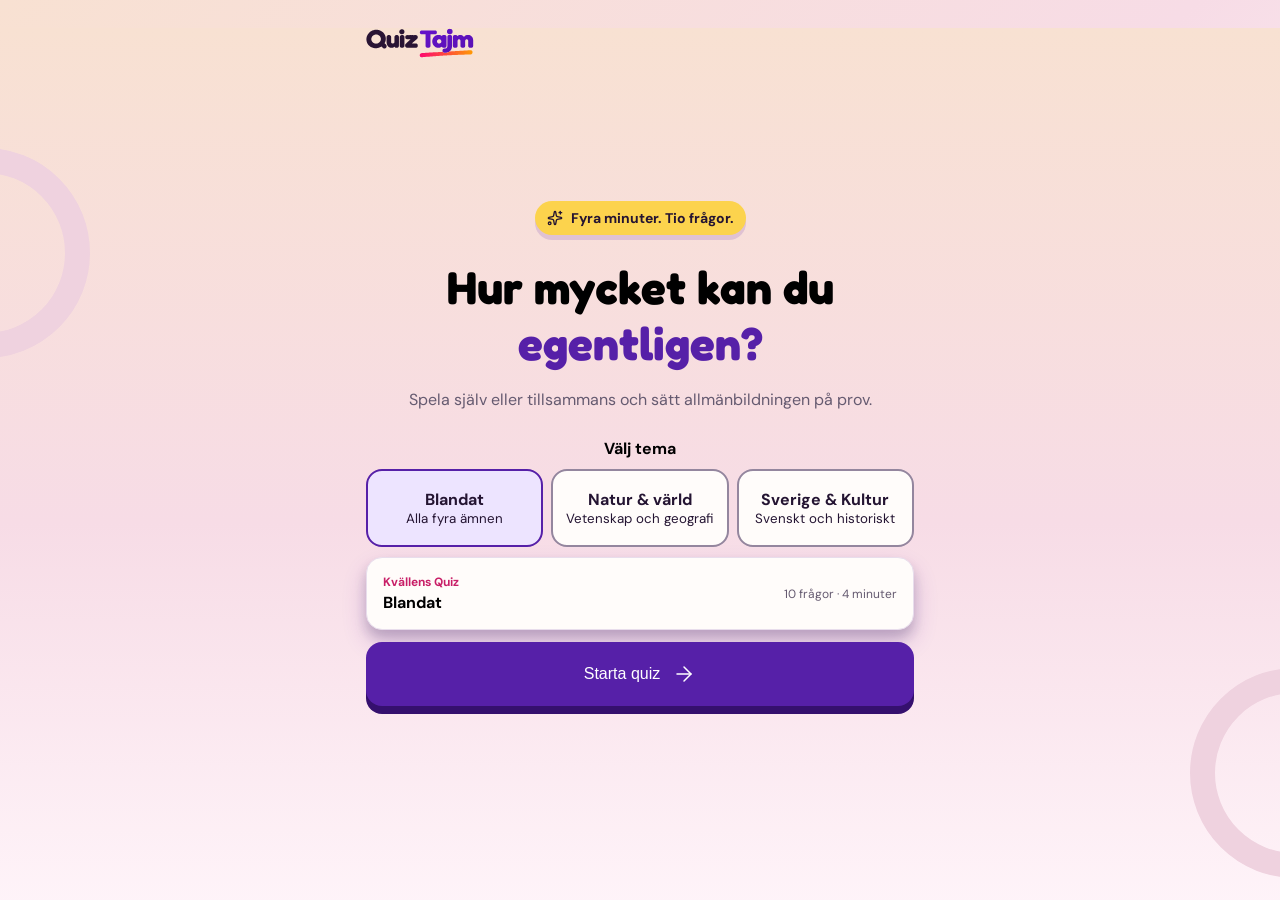
<file: index.html>
<!DOCTYPE html>
<html lang="sv">

<head>
    <meta charset="UTF-8" />
    <meta name="viewport" content="width=device-width, initial-scale=1.0" />

    <meta http-equiv="refresh" content="0; url=./pages/index.html" />

    <title>Quiz Tajm</title>
</head>

<body>
    <p>
        Du skickas vidare till Quiz Tajm...
        <a href="./pages/index.html">Klicka här om inget händer.</a>
    </p>
</body>

</html>
</file>
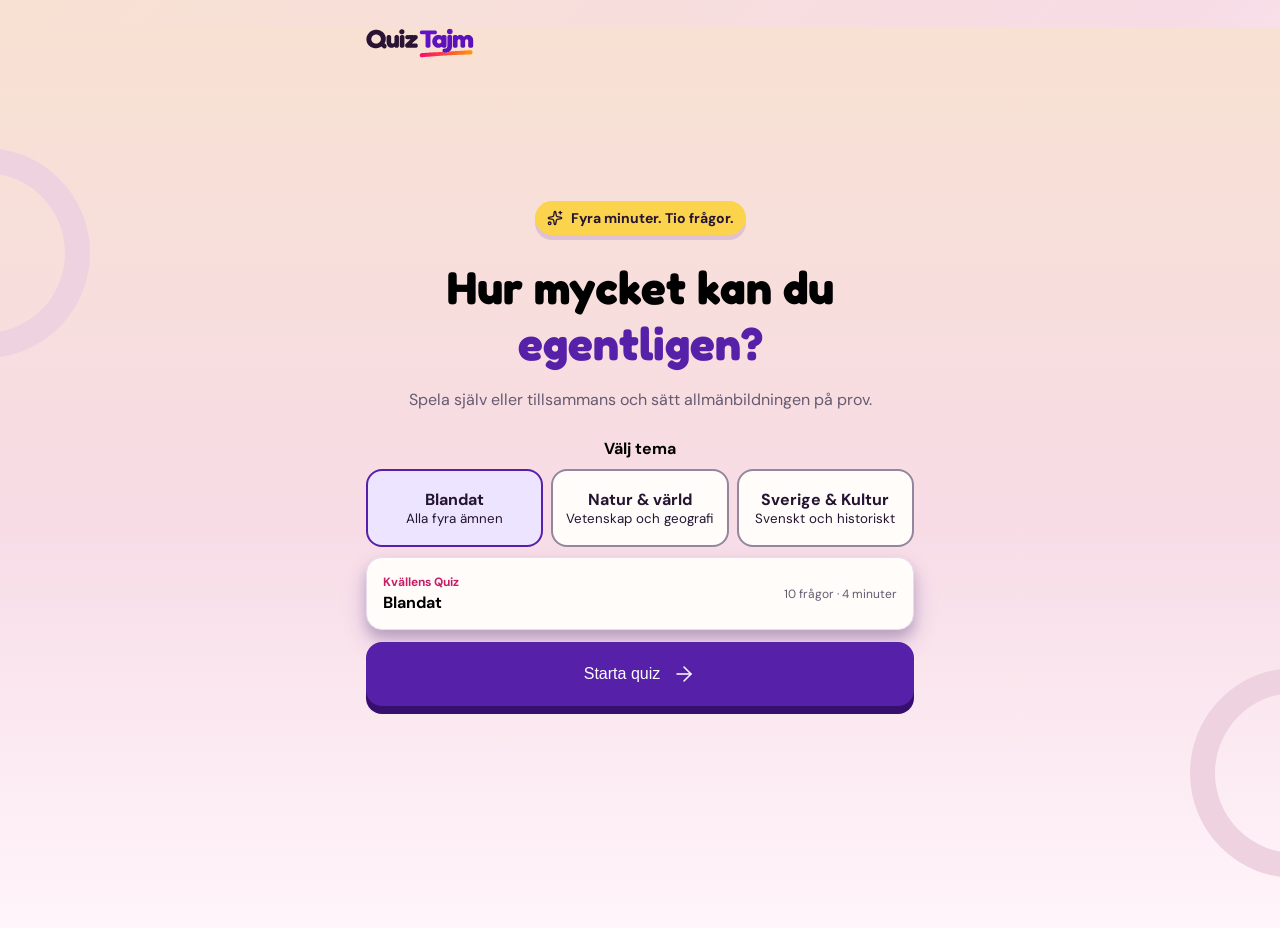
<file: pages/index.html>
<!DOCTYPE html>
<html lang="en">
  <head>
    <meta charset="UTF-8" />
    <meta name="viewport" content="width=device-width, initial-scale=1.0" />
    <title>Quiz Tajm Landningssida</title>
    <link rel="stylesheet" href="../css/base.css" />
    <link rel="stylesheet" href="../css/startscreen.css" />
    <script src="../js/startscreen.js" defer></script>
  </head>
  <body>
    <!-- Header -->
    <header>
      <div class="logo">
        <img src="../img/logo.svg" alt="Quiz Tajm" />
      </div>
    </header>
    <main>
      <!-- Pill -->
      <div class="pill">
        <img src="../img/sparkles.svg" alt="" />
        <span>Fyra minuter. Tio frågor.</span>
      </div>
      <!-- Textarea -->
      <div>
        <div>
          <h1 class="header">
            Hur mycket kan du <span class="primarycolor">egentligen?</span>
          </h1>
        </div>
        <p class="body-startscreen">
          Spela själv eller tillsammans och sätt allmänbildningen på prov.
        </p>
      </div>
      <!-- Välj tema -->
      <div>
        <h2>Välj tema</h2>
        <div class="toggle-buttons">
          <button
            class="toggle-button active"
            data-category="blandat"
            type="button"
            aria-pressed="true"
          >
            <h3>Blandat</h3>
            <p>Alla fyra ämnen</p>
          </button>
          <button
            class="toggle-button"
            data-category="natur"
            type="button"
            aria-pressed="false"
          >
            <h3>Natur & värld</h3>
            <p>Vetenskap och geografi</p>
          </button>
          <button
            class="toggle-button"
            data-category="kultur"
            type="button"
            aria-pressed="false"
          >
            <h3>Sverige & Kultur</h3>
            <p>Svenskt och historiskt</p>
          </button>
        </div>
      </div>
      <!-- Info-box -->
      <div class="info-box">
        <div class="info-box-content-left">
          <h4>Kvällens Quiz</h4>
          <p>Blandat</p>
        </div>
        <div class="info-box-content-right">
          <span class="quiz-info-span">10 frågor · 4 minuter</span>
        </div>
      </div>
      <!-- CTA button -->
      <button class="start-quiz-button">
        <span>Starta quiz</span><img src="../img/arrow-right-2.svg" alt="" />
      </button>
    </main>
  </body>
</html>
</file>
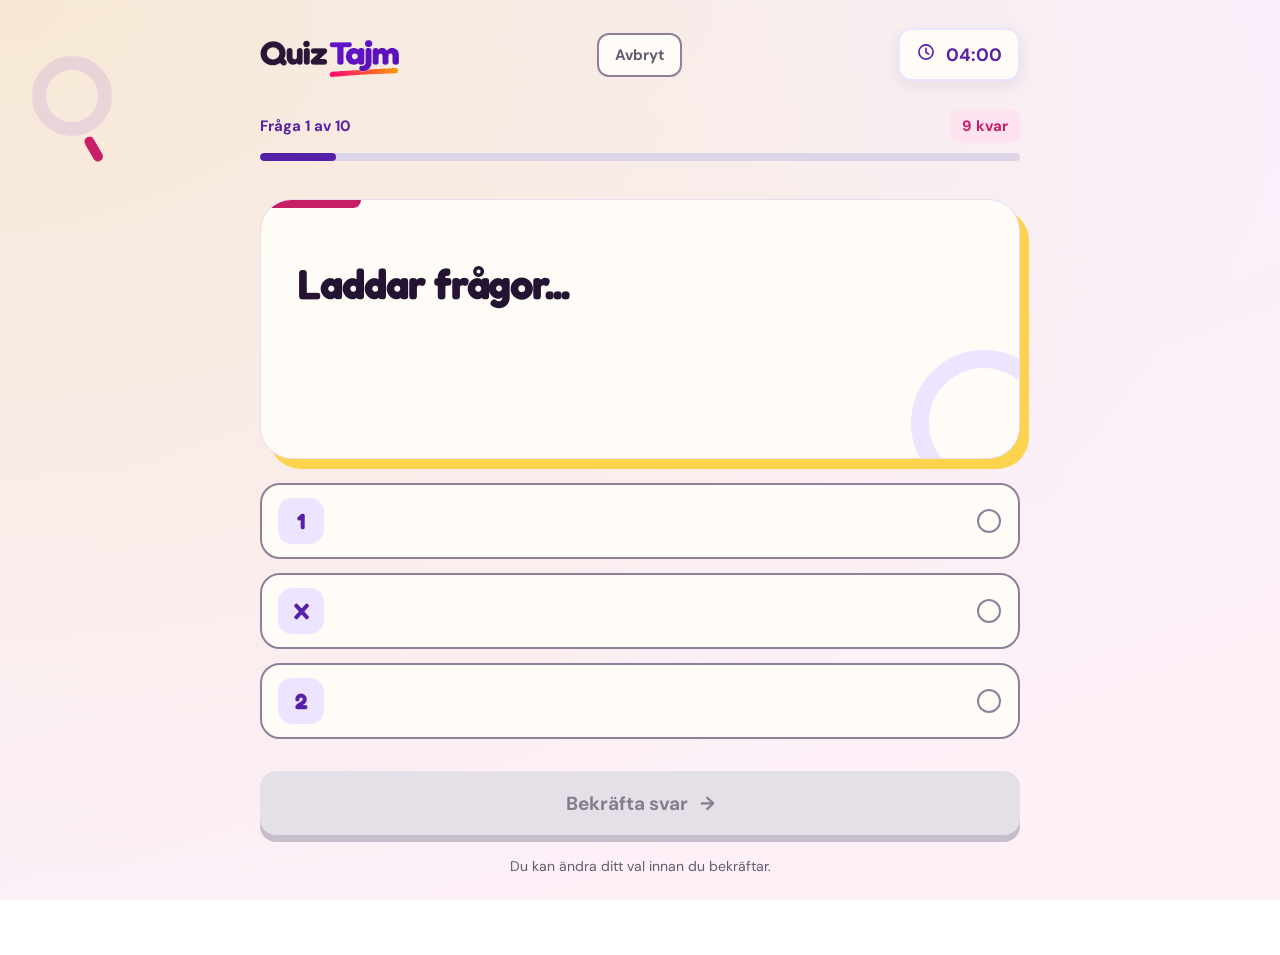
<file: pages/questions.html>
<!DOCTYPE html>
<html lang="sv">
  <head>
    <meta charset="UTF-8" />
    <meta name="viewport" content="width=device-width, initial-scale=1.0" />
    <title>Quiz Tajm | Frågor</title>

    <!-- CSS -->
    <link rel="stylesheet" href="../css/base.css" />
    <link rel="stylesheet" href="../css/timer.css" />
    <link rel="stylesheet" href="../css/questions.css" />

    <!-- Typsnitt -->
    <link rel="preconnect" href="https://fonts.googleapis.com" />
    <link rel="preconnect" href="https://fonts.gstatic.com" crossorigin />
    <link
      href="https://fonts.googleapis.com/css2?family=DM+Sans:wght@400;500;600;700&family=Fredoka:wght@400;500;600;700&display=swap"
      rel="stylesheet"
    />

    <!-- JavaScript -->
    <script src="../js/timer.js" defer></script>
    <script src="../js/questions.js" defer></script>
  </head>

  <body class="quiz-page">
    <!-- Dekorationer -->
    <div class="decoration-circle" aria-hidden="true"></div>
    <div class="decoration-bar" aria-hidden="true"></div>

    <!-- Header -->
    <header id="timer-progress">
      <div class="timer-header">
        <!-- Logotyp -->
        <a href="./index.html" aria-label="Quiz Tajm startsida">
          <img src="../img/timer/logo.svg" alt="Quiz Tajm" class="quiz-logo" />
        </a>

        <!-- Timer och avbryt -->
        <div class="cancel-timer-container">
          <div class="quiz-timer" role="timer">
            <span id="timer-icon" aria-hidden="true">
              <img src="../img/timer/timer.svg" alt="" />
            </span>
            <span class="time-left">04:00</span>
          </div>

          <button type="button" id="cancel-button">Avbryt</button>
        </div>
      </div>

      <!-- Framsteg -->
      <div id="progress">
        <div class="quiz-progress">
          <div class="progress-info">
            <span id="question-count">Fråga 1 av 10</span>
            <span id="questions-left">9 kvar</span>
          </div>

          <div
            class="progress-bar"
            role="progressbar"
            aria-label="Quizets framsteg"
            aria-valuemin="0"
            aria-valuemax="10"
            aria-valuenow="1"
          >
            <div class="progress-fill"></div>
          </div>
        </div>
      </div>
    </header>

    <!-- Quiz -->
    <main class="quiz-main">
      <form id="quiz-form">
        <!-- Frågan fylls från API:et -->
        <section class="question-container" aria-labelledby="question-titel">
          <p class="question-category" id="question-category"></p>

          <h1 class="question-titel" id="question-titel">Laddar frågor...</h1>
        </section>

        <!-- Svarsalternativen fylls från API:et -->
        <div
          class="answers-container"
          role="group"
          aria-label="Svarsalternativ"
        >
          <!-- Svar 1 -->
          <button class="answer" id="answer-1" type="button">
            <span class="order-number-wrapper">
              <span class="order-number">1</span>
            </span>

            <span class="titel" id="answer-titel-1"></span>

            <span class="check-wrapper" aria-hidden="true">
              <span class="check" id="check-1"></span>
            </span>
          </button>

          <!-- Svar 2 -->
          <button class="answer" id="answer-2" type="button">
            <span class="order-number-wrapper">
              <span class="order-number">X</span>
            </span>

            <span class="titel" id="answer-titel-2"></span>

            <span class="check-wrapper" aria-hidden="true">
              <span class="check" id="check-2"></span>
            </span>
          </button>

          <!-- Svar 3 -->
          <button class="answer" id="answer-3" type="button">
            <span class="order-number-wrapper">
              <span class="order-number">2</span>
            </span>

            <span class="titel" id="answer-titel-3"></span>

            <span class="check-wrapper" aria-hidden="true">
              <span class="check" id="check-3"></span>
            </span>
          </button>
        </div>

        <!-- Bekräfta svar -->
        <div class="submit-container">
          <button class="submit-btn" id="submit" type="submit">
            <span>Bekräfta svar</span>
            <span aria-hidden="true">→</span>
          </button>

          <p class="notice">Du kan ändra ditt val innan du bekräftar.</p>
        </div>
      </form>
    </main>

    <!-- Modal för avslutat quiz -->
    <div
      id="time-up-modal"
      class="modal"
      role="dialog"
      aria-modal="true"
      aria-labelledby="time-up-title"
      hidden
    >
      <div class="modal-content">
        <div class="timer-container" aria-hidden="true">
          <svg
            class="time-out-logo"
            width="30"
            height="30"
            viewBox="0 0 24 24"
            fill="none"
            stroke="currentColor"
            stroke-width="2"
          >
            <circle cx="12" cy="12" r="9"></circle>
            <path d="M12 7v5l3 2"></path>
          </svg>
        </div>

        <p id="quiz-close-text">QUIZET ÄR AVSLUTAT</p>

        <h2 id="time-up-title">Tiden är slut!</h2>

        <h3 id="how-many-correct-answers">
          <span class="correct-answer">0</span>
          av
          <span id="total-questions">10</span>
          rätt
        </h3>

        <p id="how-fast"></p>

        <button id="time-up-button" type="button">
          Se resultat
          <img src="../img/arrow-right-2.svg" alt="" />
        </button>
      </div>
    </div>
  </body>
</html>
</file>
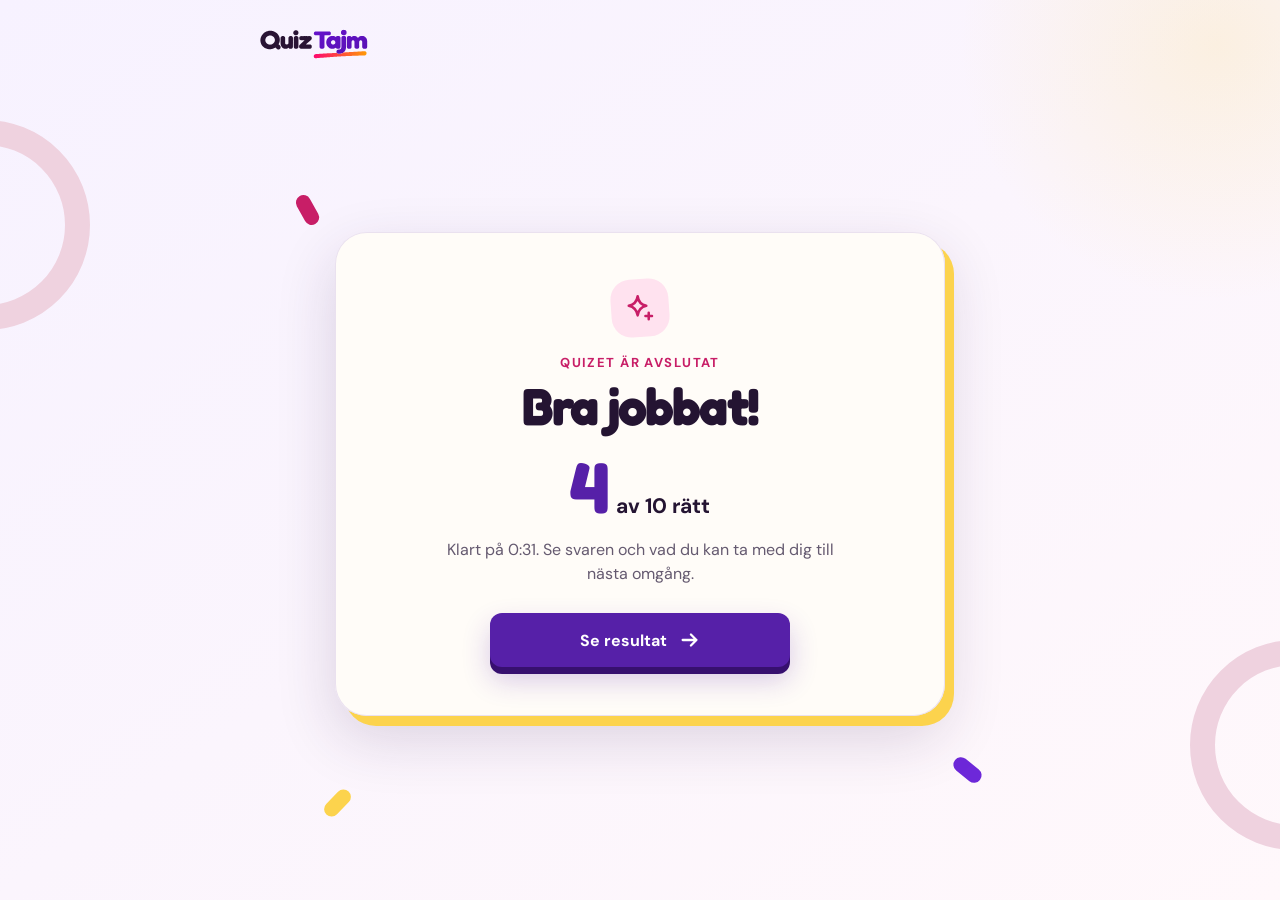
<file: pages/result.html>
<!DOCTYPE html>
<html lang="sv">
  <head>
    <meta charset="UTF-8" />
    <meta name="viewport" content="width=device-width, initial-scale=1.0" />
    <title>Quiz avslutat | Quiz Tajm</title>
    <link rel="preconnect" href="https://fonts.googleapis.com" />
    <link rel="preconnect" href="https://fonts.gstatic.com" crossorigin />
    <link
      href="https://fonts.googleapis.com/css2?family=DM+Sans:wght@400;500;600;700&family=Fredoka:wght@500;600;700&display=swap"
      rel="stylesheet"
    />
    <link rel="stylesheet" href="../css/base.css" />
    <link rel="stylesheet" href="../css/results.css" />
  </head>

  <body class="result-shell">
    <header class="result-header">
      <a
        class="result-logo"
        href="./index.html"
        aria-label="Quiz Tajm, till startsidan"
      >
        <img src="../img/logo.svg" alt="Quiz Tajm" />
      </a>
    </header>

    <main>
      <!-- Frame 3: Avslutat quiz -->
      <section
        class="finished-page"
        id="finished"
        aria-labelledby="finished-title"
      >
        <div class="confetti confetti-pink" aria-hidden="true"></div>
        <div class="confetti confetti-purple" aria-hidden="true"></div>
        <div class="confetti confetti-yellow" aria-hidden="true"></div>

        <div class="finished-card">
          <div class="finished-icon" aria-hidden="true">
            <svg
              viewBox="0 0 32 32"
              width="30"
              height="30"
              fill="none"
              stroke="currentColor"
              stroke-width="2.7"
              stroke-linecap="round"
              stroke-linejoin="round"
            >
              <path
                d="M13.5 3.5c.8 6 3.8 9.1 9.2 10.1-5.4 1.2-8.5 4.2-9.2 10.3-.9-6.1-4-9.1-9.5-10.3 5.5-1 8.6-4.1 9.5-10.1Z"
              />
              <path d="M25.3 21v7m-3.5-3.5h7" />
            </svg>
          </div>

          <p class="result-eyebrow">Quizet är avslutat</p>
          <h1 id="finished-title">Bra jobbat!</h1>

          <div class="score-display" aria-label="4 av 10 rätt">
            <span class="score-number" id="final-score">4</span>
            <span class="score-total">av 10 rätt</span>
          </div>

          <p class="finished-description">
            Klart på <span id="final-time">0:31</span>. Se svaren och vad du kan
            ta med dig till nästa omgång.
          </p>

          <a class="result-primary-button" href="#results">
            <span>Se resultat</span>
            <svg
              viewBox="0 0 24 24"
              width="22"
              height="22"
              fill="none"
              stroke="currentColor"
              stroke-width="2.5"
              stroke-linecap="round"
              stroke-linejoin="round"
              aria-hidden="true"
            >
              <path d="M4 12h15m-6-6 6 6-6 6" />
            </svg>
          </a>
        </div>
      </section>

      <!-- Frame 4: Ditt resultat -->
      <section
        class="results-page"
        id="results"
        aria-labelledby="results-title"
        hidden
      >
        <div class="results-intro">
          <p class="result-eyebrow">Quizet är klart</p>
          <h1 id="results-title">Ditt resultat</h1>
          <p class="results-description">
            <span id="result-score">4</span> av 10 rätt på
            <span id="result-time">0:31</span>.
          </p>
        </div>

        <section class="history-card" aria-labelledby="history-title">
          <div class="history-header">
            <h2 id="history-title">Dina senaste resultat</h2>
            <p>Exempeldata</p>
          </div>
          <ul class="history-list" id="history-list">
            <li class="history-item">
              <time datetime="2026-11-05">5 nov.</time>
              <strong>4 av 10</strong>
              <span>0:31</span>
            </li>
          </ul>
        </section>

        <section
          class="question-results"
          aria-label="Genomgång av quizfrågorna"
        >
          <!-- Frågorna är exempel tills ni kopplar på quizets sparade svar. -->
          <details class="result-item is-incorrect">
            <summary>
              <span class="status-icon" aria-hidden="true">✕</span>
              <span class="question-copy"
                ><span class="question-meta">Fråga 1 · Fel</span
                ><span class="question-text"
                  >Vem skrev tragedin Hamlet?</span
                ></span
              >
              <svg
                class="question-chevron"
                viewBox="0 0 24 24"
                aria-hidden="true"
              >
                <path d="m5 9 7 7 7-7" />
              </svg>
            </summary>
            <div class="answer-panel">
              <div class="answer-grid">
                <div class="answer-box">
                  <p class="answer-label">Ditt svar</p>
                  <p>Charles Dickens</p>
                </div>
                <div class="answer-box">
                  <p class="answer-label">Rätt svar</p>
                  <p>William Shakespeare</p>
                </div>
              </div>
              <p class="answer-explanation">
                Shakespeare skrev tragedin Hamlet omkring år 1600.
              </p>
            </div>
          </details>

          <details class="result-item is-correct">
            <summary>
              <span class="status-icon" aria-hidden="true">✓</span>
              <span class="question-copy"
                ><span class="question-meta">Fråga 2 · Rätt</span
                ><span class="question-text"
                  >Vilket land tillhör exklaven Kaliningrad?</span
                ></span
              >
              <svg
                class="question-chevron"
                viewBox="0 0 24 24"
                aria-hidden="true"
              >
                <path d="m5 9 7 7 7-7" />
              </svg>
            </summary>
            <div class="answer-panel">
              <div class="answer-grid">
                <div class="answer-box">
                  <p class="answer-label">Ditt svar</p>
                  <p>Ryssland</p>
                </div>
                <div class="answer-box">
                  <p class="answer-label">Rätt svar</p>
                  <p>Ryssland</p>
                </div>
              </div>
            </div>
          </details>

          <details class="result-item is-incorrect">
            <summary>
              <span class="status-icon" aria-hidden="true">✕</span>
              <span class="question-copy"
                ><span class="question-meta">Fråga 3 · Fel</span
                ><span class="question-text"
                  >Vem skrev romanen Kejsarn av Portugallien?</span
                ></span
              >
              <svg
                class="question-chevron"
                viewBox="0 0 24 24"
                aria-hidden="true"
              >
                <path d="m5 9 7 7 7-7" />
              </svg>
            </summary>
            <div class="answer-panel">
              <div class="answer-grid">
                <div class="answer-box">
                  <p class="answer-label">Ditt svar</p>
                  <p>Astrid Lindgren</p>
                </div>
                <div class="answer-box">
                  <p class="answer-label">Rätt svar</p>
                  <p>Selma Lagerlöf</p>
                </div>
              </div>
            </div>
          </details>

          <details class="result-item is-incorrect">
            <summary>
              <span class="status-icon" aria-hidden="true">✕</span>
              <span class="question-copy"
                ><span class="question-meta">Fråga 4 · Fel</span
                ><span class="question-text"
                  >Vilken arkitekturstil förknippas främst med Notre-Dame i
                  Paris?</span
                ></span
              >
              <svg
                class="question-chevron"
                viewBox="0 0 24 24"
                aria-hidden="true"
              >
                <path d="m5 9 7 7 7-7" />
              </svg>
            </summary>
            <div class="answer-panel">
              <div class="answer-grid">
                <div class="answer-box">
                  <p class="answer-label">Ditt svar</p>
                  <p>Barock</p>
                </div>
                <div class="answer-box">
                  <p class="answer-label">Rätt svar</p>
                  <p>Gotik</p>
                </div>
              </div>
            </div>
          </details>

          <details class="result-item is-correct">
            <summary>
              <span class="status-icon" aria-hidden="true">✓</span>
              <span class="question-copy"
                ><span class="question-meta">Fråga 5 · Rätt</span
                ><span class="question-text"
                  >Vilken är Sveriges tredje största sjö till ytan?</span
                ></span
              >
              <svg
                class="question-chevron"
                viewBox="0 0 24 24"
                aria-hidden="true"
              >
                <path d="m5 9 7 7 7-7" />
              </svg>
            </summary>
            <div class="answer-panel">
              <div class="answer-grid">
                <div class="answer-box">
                  <p class="answer-label">Ditt svar</p>
                  <p>Mälaren</p>
                </div>
                <div class="answer-box">
                  <p class="answer-label">Rätt svar</p>
                  <p>Mälaren</p>
                </div>
              </div>
            </div>
          </details>

          <details class="result-item is-incorrect">
            <summary>
              <span class="status-icon" aria-hidden="true">✕</span>
              <span class="question-copy"
                ><span class="question-meta">Fråga 6 · Fel</span
                ><span class="question-text"
                  >Vilken SI-enhet används för elektrisk resistans?</span
                ></span
              >
              <svg
                class="question-chevron"
                viewBox="0 0 24 24"
                aria-hidden="true"
              >
                <path d="m5 9 7 7 7-7" />
              </svg>
            </summary>
            <div class="answer-panel">
              <div class="answer-grid">
                <div class="answer-box">
                  <p class="answer-label">Ditt svar</p>
                  <p>Volt</p>
                </div>
                <div class="answer-box">
                  <p class="answer-label">Rätt svar</p>
                  <p>Ohm</p>
                </div>
              </div>
            </div>
          </details>

          <details class="result-item is-correct">
            <summary>
              <span class="status-icon" aria-hidden="true">✓</span>
              <span class="question-copy"
                ><span class="question-meta">Fråga 7 · Rätt</span
                ><span class="question-text"
                  >Vilket ämne har den kemiska beteckningen Au?</span
                ></span
              >
              <svg
                class="question-chevron"
                viewBox="0 0 24 24"
                aria-hidden="true"
              >
                <path d="m5 9 7 7 7-7" />
              </svg>
            </summary>
            <div class="answer-panel">
              <div class="answer-grid">
                <div class="answer-box">
                  <p class="answer-label">Ditt svar</p>
                  <p>Guld</p>
                </div>
                <div class="answer-box">
                  <p class="answer-label">Rätt svar</p>
                  <p>Guld</p>
                </div>
              </div>
            </div>
          </details>

          <details class="result-item is-incorrect">
            <summary>
              <span class="status-icon" aria-hidden="true">✕</span>
              <span class="question-copy"
                ><span class="question-meta">Fråga 8 · Fel</span
                ><span class="question-text"
                  >Hur lång är en engelsk tum?</span
                ></span
              >
              <svg
                class="question-chevron"
                viewBox="0 0 24 24"
                aria-hidden="true"
              >
                <path d="m5 9 7 7 7-7" />
              </svg>
            </summary>
            <div class="answer-panel">
              <div class="answer-grid">
                <div class="answer-box">
                  <p class="answer-label">Ditt svar</p>
                  <p>2,5 cm</p>
                </div>
                <div class="answer-box">
                  <p class="answer-label">Rätt svar</p>
                  <p>2,54 cm</p>
                </div>
              </div>
            </div>
          </details>

          <details class="result-item is-incorrect">
            <summary>
              <span class="status-icon" aria-hidden="true">✕</span>
              <span class="question-copy"
                ><span class="question-meta">Fråga 9 · Fel</span
                ><span class="question-text"
                  >Vilken fred avslutade finska kriget år 1809?</span
                ></span
              >
              <svg
                class="question-chevron"
                viewBox="0 0 24 24"
                aria-hidden="true"
              >
                <path d="m5 9 7 7 7-7" />
              </svg>
            </summary>
            <div class="answer-panel">
              <div class="answer-grid">
                <div class="answer-box">
                  <p class="answer-label">Ditt svar</p>
                  <p>Freden i Roskilde</p>
                </div>
                <div class="answer-box">
                  <p class="answer-label">Rätt svar</p>
                  <p>Freden i Fredrikshamn</p>
                </div>
              </div>
            </div>
          </details>

          <details class="result-item is-correct">
            <summary>
              <span class="status-icon" aria-hidden="true">✓</span>
              <span class="question-copy"
                ><span class="question-meta">Fråga 10 · Rätt</span
                ><span class="question-text"
                  >Vilken stad är Australiens huvudstad?</span
                ></span
              >
              <svg
                class="question-chevron"
                viewBox="0 0 24 24"
                aria-hidden="true"
              >
                <path d="m5 9 7 7 7-7" />
              </svg>
            </summary>
            <div class="answer-panel">
              <div class="answer-grid">
                <div class="answer-box">
                  <p class="answer-label">Ditt svar</p>
                  <p>Canberra</p>
                </div>
                <div class="answer-box">
                  <p class="answer-label">Rätt svar</p>
                  <p>Canberra</p>
                </div>
              </div>
            </div>
          </details>
        </section>

        <nav class="result-actions" aria-label="Efter quizet">
          <a class="result-primary-button" href="./questions.html"
            >Spela igen</a
          >
          <a class="result-secondary-button" href="./index.html">Byt tema</a>
        </nav>
      </section>
    </main>

    <script>
      // Två vyer i samma result.html. Vi använder #results för att växla.
      const finishedPage = document.querySelector(".finished-page");
      const resultsPage = document.querySelector(".results-page");

      function updateResultView() {
        const showResults = window.location.hash === "#results";
        finishedPage.hidden = showResults;
        resultsPage.hidden = !showResults;
        document.title = showResults
          ? "Ditt resultat | Quiz Tajm"
          : "Quiz avslutat | Quiz Tajm";
        window.scrollTo(0, 0);
      }

      window.addEventListener("hashchange", updateResultView);
      updateResultView();
    </script>
  </body>
</html>
</file>
<file: css/base.css>
* {
  margin: 0;
  padding: 0;
  box-sizing: border-box;
}

:root {
  /* Färger */
  --color-primary: #5620a8;
  --color-secondary: #ffffff;

  --background-gradient-questions: radial-gradient(
      ellipse at top left,
      rgba(252, 211, 77, 0.24) 0%,
      rgba(252, 211, 77, 0) 72%
    ),
    /* Gradient färg ihop med det andra här till start & bra jobbat vyn */
      radial-gradient(
        ellipse at top right,
        rgba(200, 30, 103, 0.13) 0%,
        rgba(200, 30, 103, 0) 79%
      ),
    linear-gradient(160deg, #f5efff 0%, #fff0f5 100%);

  --color-surface: #ffffff;
  --color-bg-active: #ede4ff;
  --color-text: #241432;
  --color-text-muted: #655a70;
  --color-heading: #5620a8;
  --color-border: #dddddd;

  /* Typography  */
  --font-family: "Fredoka", sans-serif;
  --font-body: "DM Sans", sans-serif;

  /* Font sizes */
  --font-size-h1: 3.2rem;
  --font-size-h2: 2.4rem;
  --font-size-p-xl: 1.6rem;
  --font-size-p-sm: 1.2rem;

  /* Spacing */
  --spacing-sm: 0.8rem;
  --spacing-md: 1.6rem;
  --spacing-lg: 2.4rem;
  --spacing-xl: 3.2rem;

  /* Border radius */
  --radius-sm: 0.8rem;
  --radius-md: 1.6rem;
  --radius-full: 9999px;

  /* margin */
  --margin-right: 1.25rem;
  --margin-left: 1.25rem;
}
</file>
<file: css/startscreen.css>
@import url("https://fonts.googleapis.com/css2?family=Fredoka:wght@400;500;600;700&display=swap");
@import url("https://fonts.googleapis.com/css2?family=DM+Sans:wght@400;500;600;700&display=swap");

* {
  margin: 0;
  padding: 0;
  box-sizing: border-box;
}

html {
  min-height: 100%;
  font-size: 62.5%;
  background: linear-gradient(135deg, #f8e1d2 0%, #f7dce6 55%, #fff5fa 100%);
  background-attachment: fixed;
}

body {
  font-family: var(--font-body);
  margin: 0;
  min-height: 100vh;
  position: relative;
  overflow-x: hidden;

  background: linear-gradient(180deg, #f8e1d2 0%, #f7dce6 55%, #fff5fa 100%);
}

/* Gemensam styling för båda ringarna */
body::before,
body::after {
  content: "";
  position: absolute;
  width: 16rem;
  height: 16rem;
  border: 2.5rem solid #efd2df;
  border-radius: 50%;
  pointer-events: none;
}

/* Övre vänstra ringen */
body::before {
  top: 12rem;
  left: -12rem;
}

/* Nedre högra ringen */
body::after {
  bottom: 5rem;
  right: -12rem;
}

h1 {
  font-family: var(--font-family);
}

main {
  padding-bottom: 16.4rem;
}

/* Placera innehållet framför ringarna */
header,
main {
  position: relative;
  z-index: 1;
  margin-inline: 2rem;
}

header {
  margin-top: 2.8rem;
}

.logo img {
  height: 3rem;
  width: auto;
}

.pill {
  display: flex;
  justify-content: center;
  align-items: center;
  width: fit-content;
  margin: 14rem auto 0;
  padding: 0.8rem 1.2rem;
  gap: 0.8rem;

  background-color: #fcd34d;
  border-radius: var(--radius-full);
  box-shadow: 0 0.5rem 0 rgba(86, 32, 168, 0.15);
}

.pill span {
  font-family: var(--font-body);
  font-size: 1.4rem;
  font-weight: 700;
  color: var(--color-text);
}

.pill img {
  width: 1.6rem;
  height: 1.6rem;
}

.body-startscreen {
  padding: 1.8rem 2rem 0rem 2rem;
  font-size: var(--font-size-p-xl);
  color: var(--color-text-muted);
  text-align: center;
}

.header {
  display: flex;
  flex-direction: column;
}

h1 {
  display: flex;
  align-items: center;
  font-family: var(--font-family);
  font-size: 4.6rem;
  padding-top: 2.4rem;
}

.primarycolor {
  color: var(--color-primary);
}

h2 {
  padding-top: 2.8rem;
  text-align: center;
  font-size: var(--font-size-p-xl);
  font-weight: 700;
}

h3 {
  font-size: var(--font-size-p-xl);
}

.toggle-buttons {
  display: flex;
  flex-wrap: nowrap;
  gap: 0.8rem;
  width: 100%;
  padding: 1rem 0;
}

.toggle-button {
  flex: 1 1 0;
  min-width: 0;
  padding: 1.8rem 0.8rem;

  background-color: #fffcfa;
  border: 0.2rem solid #94869e;
  border-radius: var(--radius-md);

  font-family: var(--font-body);
  color: var(--color-text);
  cursor: pointer;
}

/* Vald kategori */
.toggle-button.active {
  background-color: var(--color-bg-active);
  border-color: var(--color-primary);
}

/* Hover */
.toggle-button:hover {
  border-color: var(--color-primary);
}

/* Tangentbordsfokus */
.toggle-button:focus-visible {
  outline: 0.3rem solid #168cff;
  outline-offset: 0.3rem;
}

.info-box {
  display: flex;
  justify-content: space-between;
  align-items: center;
  gap: 1rem;

  padding: 1.6rem;
  background-color: #fffcfa;
  border: 1px solid #e8ddec;
  border-radius: var(--radius-md);

  /* Mjuk lila skugga */
  box-shadow: 0 0.8rem 1.2rem rgba(36, 20, 50, 0.18),
    0 1.2rem 2.5rem rgba(86, 32, 168, 0.2);
}

.info-box-content-left {
  display: flex;
  flex-direction: column;
  gap: 0.2rem;
}

.info-box-content-left h4 {
  color: #c81e67;
  font-size: var(--font-size-p-sm);
  font-weight: 700;
}

.info-box-content-left p {
  font-size: var(--font-size-p-xl);
  font-weight: 700;
}

.info-box-content-right {
  display: flex;
  flex-direction: column;
}

.quiz-info-span {
  font-size: var(--font-size-p-sm);
  color: var(--color-text-muted);
}

.start-quiz-button {
  display: flex;
  justify-content: center;
  align-items: center;
  background-color: var(--color-primary);
  padding: 2rem;
  border: none;
  border-radius: var(--radius-md);
  width: 100%;
  margin-top: 1.2rem;

  /* Nya egenskaper */
  box-shadow: 0 0.8rem 0 #35106e;
  cursor: pointer;
  transition: transform 0.15s, box-shadow 0.15s;
}

/* När musen är över knappen */
.start-quiz-button:hover {
  transform: translateY(0.2rem);
  box-shadow: 0 0.6rem 0 #35106e;
}

/* När knappen trycks ner */
.start-quiz-button:active {
  transform: translateY(0.8rem);
  box-shadow: none;
}

/* När knappen får fokus via tangentbordet */
.start-quiz-button:focus-visible {
  outline: 0.3rem solid #168cff;
  outline-offset: 0.3rem;
}

.start-quiz-button span {
  font-size: var(--font-size-p-xl);
  color: var(--color-secondary);
  padding-right: 1.2rem;
}

/* iPad och desktop */
@media (min-width: 768px) {
  header,
  main {
    max-width: 548px;
    margin-inline: auto;
  }
}
</file>
<file: css/timer.css>
* {
    margin: 0;
    padding: 0;
    box-sizing: border-box;
}

:root {
    /* Färger */
    /* --color-primary: #5620a8;
    --color-secondary: #ffffff; */

    --background-gradient-questions: 
        radial-gradient(
            ellipse at top left,
            rgba(252, 211, 77, 0.24) 0%,
            rgba(252, 211, 77, 0) 72%
        ),

        /* Gradient färg ihop med det andra här till start & bra jobbat vyn */
       /*  radial-gradient(
            ellipse at top right,
            rgba(200, 30, 103, 0.13) 0%,
            rgba(200, 30, 103, 0) 79%
        ), */

        linear-gradient(
            160deg,
            #F5EFFF 0%,
            #FFF0F5 100%
        );

/*     --color-surface: #ffffff;
    --color-text: #241432;
    --color-text-muted: #655a70;
    --color-heading: #5620a8;
    --color-border: #dddddd; */

    /* Typography */
   /*  --font-family: "Fredoka", sans-serif;
    --font-body: "DM Sans", sans-serif; */

    /* Font sizes */
    /* --font-size-h1: 3.2rem;
    --font-size-h2: 2.4rem;
    --font-size-p-xl: 1.6rem;
    --font-size-p-sm: 1.2rem; */

    /* Spacing */
 /*    --spacing-sm: 0.8rem;
    --spacing-md: 1.6rem;
    --spacing-lg: 2.4rem;
    --spacing-xl: 3.2rem; */

    /* Border radius */
   /*  --radius-sm: 0.8rem;
    --radius-md: 1.6rem;
    --radius-full: 9999px; */

    /* margin */
    --margin-right: 1.25rem;
    --margin-left: 1.25rem;
}



/* Main  */
body {
    background: var(--background-gradient-questions);
    min-height: 100vh;
    position: relative;
    isolation: isolate;
    overflow-x: hidden;
}

.decoration-bar,
.decoration-circle {
    position: absolute;
    z-index: 0;
    pointer-events: none;
}

.decoration-circle {
    position: absolute;
    top: 4rem;
    left: -2.5rem;

    width: 5rem;
    height: 5rem;

    border: 0.875rem solid rgba(109, 40, 217, 0.11);
    border-radius: 50px;
}

.decoration-bar {
    position: absolute;
    top: 10rem;
    left: 0.5rem;

    width: 1.7rem;
    height: 0.65rem;

    background-color: #C81E67;
    border-radius: 50px;

    transform: rotate(60deg);
}

#timer-progress {
    display: flex;
    flex-direction: column;
    position: relative;
    z-index: 1;
}

.timer-header {
    display: flex;
    justify-content: space-between;
    align-items: center;
    padding: 1.5rem 1.25rem 0;
}

.quiz-logo {
    display: inline-flex;
    
    max-width: 47.5rem;
    width: 5.91rem;
    height: 1.44rem;
    margin-bottom: auto;
    margin-top: 1rem;

}

/* Avbryt knapp */

#cancel-button {
    display: flex;
    justify-content: center;
    align-items: center;

    min-height: 2.5rem;
    padding: 0.5rem 0.75rem;
    
    margin-left: auto;
    margin-top: 0.75rem;

    border-radius: var(--radius-sm);
    border: 1.304px solid #8F8099;
    background: #FFFCF8;

    color: var(--color-text-muted);
    font-size: 0.82rem;
    font-family: var(--font-body);
    font-weight: 700;
}

#cancel-button:hover {
    cursor: pointer;
    border: 1px solid #bc3908;
    background-color: #fbe9e6;
    color: #bc3908;
}


/* Timer stylling */

.quiz-timer {
    display: inline-flex;
    text-align: center;
    min-height: 2.625rem;
    padding: 0.5rem 0.75rem;
    align-items: center;
    gap: 0.5rem;

    color: var(--color-heading);
    background-color: #FFFCF8;
    
    border-radius: var(--radius-sm);
    border: 0.12rem solid #EDE4FF;
    box-shadow: 0 5px 15px 0 rgba(52, 23, 74, 0.08);
    transition: border-color 0.3s ease;
}

.time-left {
    font-family: var(--font-body);
    font-size: 1rem;
    font-style: normal;
    font-weight: 700;
}

.quiz-timer.warning {
    border-color: #ff6b00;
}


/* Framsteg i quizet, vilken fråga man är på, samt hur många man har kvar */

.quiz-progress {
    width: 100%;
    padding: 0 1.5rem;
}

.progress-info {
    display: flex;
    justify-content: space-between;
    align-items: center;

    margin-top: 1.25rem;
    margin-bottom: 0.625rem;
}

#question-count {
    color: var(--color-primary);
    font-family: var(--font-body);
    font-size: 0.875rem;
    font-style: normal;
    font-weight: 700;
}


#questions-left {
    padding: 0.313rem 0.563rem;

    border-radius: 0.5rem;
    background: #FFE2EF;

    color: #C81E67;
    font-family: var(--font-body);
    font-size: 0.875rem;
    font-weight: 700;
}


/* Progress baren */

.progress-bar {
    width: 100%;
    height: 6px;

    background-color: #DED4E8;
    border-radius: 100px;
    overflow: hidden;
}

.progress-fill {
    width: 10%;
    height: 100%;
    border-radius: var(--radius-full);
    transition: width 0.3s ease;
    background-color: var(--color-primary);
}

/* Ruta när tiden är slut */

.modal[hidden] {
    display: none;
}

.modal {
    position: fixed;
    inset: 0;
    z-index: 10;
    

    display: flex;
    justify-content: center;
    align-items: center;

    padding: 1.5rem;
    background-color: rgba(36, 20, 50, 0.55);
}

.modal-content {
    width: 22rem;
    max-width: 100%;
    height: auto;
    padding: 2rem;

    border-right: 10px solid #FBBF24;
    border-bottom: 10px solid #FBBF24;


    text-align: center;
    background-color: #FFFCF8;
    border-radius: 1.5rem;
    box-shadow: 0 10px 35px rgba(52, 23, 74, 0.18);
}

.timer-container {
    display: inline-flex;
    align-items: center;
    justify-content: center;
    width: 42px;
    height: 42px;
    background-color: #fcebf3;
    border-radius: 12px;
}

.time-out-logo {
    width: 30px;
    height: 30px;
    stroke: #ff0000;
}

#quiz-close-text {
    margin-top: 0.8rem;
    margin-bottom: 0.5rem;
    font-size: 0.7rem;
    color: #ae2012;
    font-weight: 600;
    font-family: var(--font-body);
}

#time-up-title {
    color: #03071e;
    font-weight: 700;
    font-family: var(--font-family);
}

#how-many-correct-answers {
    margin-top: 0.5rem;
    margin-bottom: 0.5rem;
    font-family: var(--font-family);
    line-height: 1.5;
    font-weight: 700;
}

#how-many-correct-answers .correct-answer {
    color: var(--color-primary);
    font-size: 4rem;
    font-family: var(--font-family);
}

#how-fast {
    color: var(--color-text-muted);
    margin-bottom: 2rem;
    font-size: 0.9rem;
    font-family: var(--font-family);
}

#time-up-button {
    display: inline-flex;
    justify-content: center;
    padding: 0.75rem 1.5rem;
    width: 100%;

    color: #ffffff;
    font-family: var(--font-body);
    font-size: 1rem;
    font-weight: 700;

    box-shadow: 0 6px #2f105e;
    transition: all 0.1s ease;
    position: relative;

    background-color: var(--color-primary);
    border: none;
    border-radius: var(--radius-sm);
    cursor: pointer;
}

#time-up-button:hover {
    background-color: #421783;
    box-shadow: 0 6px #1a0737;
}

#time-up-button:active {
    /* Minskar skuggan så den ser plattare ut */
    box-shadow: 0 4px #2471a3;
    /* Flyttar ner knappen så det ser ut som att den trycks in */
    transform: translateY(4px);
}


/* Tablet media query */

@media(min-width: 768px) {
    .cancel-timer-container {
        display: contents;
    }

    .timer-header {
        justify-content: space-between;
        align-items: center;
    }

    .quiz-logo {
        order: 1;
        margin: 0;
    }

    #cancel-button {
        order: 2;
        margin: 0;
    }

    .quiz-timer {
        order: 3;
    }

    .quiz-progress {
        padding: 1.5rem;
    }
}

/* Desktop media qery */

@media(min-width: 1200px) {
    .decoration-circle {
        position: absolute;
        top: 3.5rem;
        left: 2rem;
    
        width: 5rem;
        height: 5rem;
    
        border: 0.875rem solid rgba(109, 40, 217, 0.11);
        border-radius: 50px;
    }

    #timer-progress {
        margin-left: 20%;
        margin-right: 20%;
    }

    .decoration-bar {
        top: 9rem;
        left: 5rem;
    }
}
</file>
<file: css/questions.css>
/* ========================================
   QUIZ DESIGN - MOBIL & DESKTOP
======================================== */

body.quiz-page {
  --color-primary: #5620a8;
  --color-secondary: #ffffff;
  --color-text: #241432;
  --color-text-muted: #655a70;

  background: var(--background-gradient-questions);
  background-attachment: fixed;
  font-family: "DM Sans", sans-serif;
  color: var(--color-text);
  min-height: 100vh;
}

/* ========================================
     HEADER & PROGRESS
  ======================================== */

.quiz-page #timer-progress {
  width: calc(100% - 40px);
  max-width: 760px;
  margin: 0 auto;
}

.quiz-page .timer-header {
  display: flex;
  justify-content: space-between;
  align-items: flex-start;
  padding: 28px 0 0;
}

.quiz-page .quiz-logo {
  display: block;
  width: 140px;
  height: auto;
  margin: 8px 0 0;
  max-width: none;
}

.quiz-page .cancel-timer-container {
  display: flex;
  flex-direction: column;
  align-items: flex-end;
  gap: 14px;
}

.quiz-page .quiz-timer {
  display: flex;
  gap: 10px;
  padding: 12px 16px;
  min-height: 48px;
  background: #fffcf8;
  border: 2px solid #ede4ff;
  border-radius: 14px;
  color: #5620a8;
}

.quiz-page .time-left {
  font-size: 18px;
  font-weight: 700;
}

.quiz-page #cancel-button {
  margin: 0;
  padding: 10px 16px;
  min-height: 44px;
  border: 2px solid #8f8099;
  border-radius: 12px;
  background: #fffcf8;
  font-size: 15px;
}

.quiz-page #progress {
  margin-top: 28px;
}

.quiz-page .quiz-progress {
  padding: 0;
}

.quiz-page .progress-info {
  margin: 0 0 10px;
}

.quiz-page #question-count {
  font-size: 15px;
  color: #5620a8;
}

.quiz-page #questions-left {
  font-size: 15px;
  padding: 7px 12px;
  border-radius: 10px;
}

.quiz-page .progress-bar {
  height: 8px;
}

.quiz-page .progress-fill {
  background: #5620a8;
}

/* ========================================
     MAIN
  ======================================== */

.quiz-page .quiz-main {
  width: calc(100% - 40px);
  max-width: 760px;
  margin: 0 auto;
  padding: 32px 0 80px;
}

.quiz-page .quiz-main form {
  display: flex;
  flex-direction: column;
  gap: 24px;
}

/* ========================================
     QUESTION CARD
  ======================================== */

.quiz-page .question-container {
  position: relative;
  display: flex;
  flex-direction: column;
  justify-content: flex-start;
  gap: 24px;

  width: 100%;
  min-height: 240px;
  padding: 32px;
  overflow: hidden;

  background: #fffcf8;
  border: 1px solid #e8ddec;
  border-radius: 32px;
  box-shadow: 9px 10px 0 #fcd34d;
}

/* Rosa dekoration uppe till vänster */

.quiz-page .question-container::before {
  content: "";
  position: absolute;
  top: 0;
  left: 0;
  width: 100px;
  height: 8px;
  border-radius: 0 0 12px 0;
  background: #c81e67;
}

/* Lila ring nere till höger */

.quiz-page .question-container::after {
  content: "";
  position: absolute;
  width: 110px;
  height: 110px;
  right: -38px;
  bottom: -38px;

  border: 18px solid #ede4ff;
  border-radius: 50%;
  pointer-events: none;
}

.quiz-page .question-container .question-category {
  position: relative;
  z-index: 1;

  font-family: "DM Sans", sans-serif;
  font-size: 14px;
  font-weight: 700;
  letter-spacing: 0.11em;
  text-transform: uppercase;
  color: #c81e67;
}

.quiz-page .question-container .question-titel {
  position: relative;
  z-index: 1;

  font-family: "Fredoka", sans-serif;
  font-size: clamp(28px, 4vw, 42px);
  font-weight: 700;
  line-height: 1.15;
  letter-spacing: -0.025em;
  color: #241432;
}

/* ========================================
     ANSWERS
  ======================================== */

.quiz-page .answers-container {
  display: flex;
  flex-direction: column;
  gap: 14px;
}

.quiz-page .answers-container .answer {
  position: relative;
  display: flex;
  align-items: center;
  gap: 14px;

  width: 100%;
  min-height: 76px;
  height: auto;
  padding: 12px 16px;

  background: #fffcf8;
  border: 2px solid #8f8099;
  border-radius: 20px;

  color: #241432;
  text-align: left;
  cursor: pointer;
  transition: background 0.15s, border-color 0.15s;
}

/* Ta bort gamla padding från wrappers */

.quiz-page .answers-container .answer .order-number-wrapper,
.quiz-page .answers-container .answer .check-wrapper {
  padding: 0;
  flex-shrink: 0;
}

/* 1 / X / 2 */

.quiz-page .answers-container .answer .order-number {
  display: flex;
  align-items: center;
  justify-content: center;

  width: 46px;
  height: 46px;
  padding: 0;

  background: #ede4ff;
  color: #5620a8;
  border-radius: 14px;

  font-family: "Fredoka", sans-serif;
  font-size: 22px;
  font-weight: 700;
}

/* Svarstext vänsterställd */

.quiz-page .answers-container .answer .titel {
  flex: 1;
  min-width: 0;
  margin: 0;

  font-family: "DM Sans", sans-serif;
  font-size: 17px;
  font-weight: 700;
  line-height: 1.3;
  text-align: left;
  color: #241432;
}

/* Radiocirkel */

.quiz-page .answers-container .answer .check-wrapper {
  display: grid;
  place-items: center;
  width: 26px;
  height: 26px;
}

.quiz-page .answers-container .answer .check {
  width: 24px;
  height: 24px;
  border: 2px solid #8f8099;
  border-radius: 50%;
  background: transparent;
}

/* Hover */

.quiz-page .answers-container .answer:hover {
  opacity: 1;
  border-color: #5620a8;
}

/* Valt svar */

.quiz-page .answers-container .answer.answer-selected {
  min-height: 98px;
  padding-bottom: 36px;

  background: #ede4ff;
  border-color: #5620a8;
}

.quiz-page .answer.answer-selected .order-number {
  background: #5620a8;
  color: #ffffff;
}

.quiz-page .answer.answer-selected .check {
  border-color: #5620a8;
  background: #5620a8;
  box-shadow: inset 0 0 0 4px #ede4ff;
}

.quiz-page .answer.answer-selected::after {
  content: "Valt";
  position: absolute;
  left: 76px;
  bottom: 12px;
  color: #5620a8;
  font-size: 14px;
  font-weight: 700;
}

/* Rätt och fel efter bekräftelse */

.quiz-page .answer.answer-correct {
  border-color: #176b4a !important;
}

.quiz-page .answer.answer-wrong {
  border-color: #a62a2a !important;
}

/* Fokus för tangentbord */

.quiz-page .answer:focus-visible,
.quiz-page .submit-btn:focus-visible {
  outline: 3px solid #0b63ce;
  outline-offset: 3px;
}

/* ========================================
     CONFIRM BUTTON
  ======================================== */

.quiz-page .submit-container {
  margin-top: 8px;
}

.quiz-page .submit-btn {
  display: flex;
  align-items: center;
  justify-content: center;
  gap: 12px;

  width: 100%;
  min-height: 64px;
  height: auto;
  padding: 16px 24px;

  border: none;
  border-radius: 16px;

  background: #e5e0e8;
  color: #857c8e;
  box-shadow: 0 7px 0 #c6becb;

  font-family: "DM Sans", sans-serif;
  font-size: 19px;
  font-weight: 700;
  cursor: pointer;
}

.quiz-page .submit-btn span {
  font: inherit;
  color: inherit;
}

/* Lila knapp när ett svar har valts */

.quiz-page #quiz-form:has(.answer-selected) .submit-btn {
  background: #5620a8;
  color: white;
  box-shadow: 0 7px 0 #35106e;
}

.quiz-page .notice {
  padding: 22px 0 0;
  text-align: center;
  font-size: 14px;
  color: #655a70;
}

/* ========================================
     TABLET & DESKTOP
  ======================================== */

@media (min-width: 768px) {
  .quiz-page .timer-header {
    display: grid;
    grid-template-columns: 1fr 1fr 1fr;
    align-items: center;
  }

  .quiz-page .cancel-timer-container {
    display: contents;
  }

  .quiz-page .timer-header > a {
    grid-column: 1;
    grid-row: 1;
    justify-self: start;
  }

  .quiz-page #cancel-button {
    grid-column: 2;
    grid-row: 1;
    justify-self: center;
  }

  .quiz-page .quiz-timer {
    grid-column: 3;
    grid-row: 1;
    justify-self: end;
  }

  .quiz-page .quiz-main {
    padding-top: 38px;
  }

  .quiz-page .question-container {
    min-height: 260px;
    padding: 36px;
  }
}

/* ========================================
     MOBILE
  ======================================== */

@media (max-width: 599px) {
  .quiz-page .quiz-main,
  .quiz-page #timer-progress {
    width: calc(100% - 40px);
  }

  .quiz-page .question-container {
    min-height: 235px;
    padding: 28px 24px;
    gap: 24px;
  }

  .quiz-page .question-container .question-titel {
    font-size: clamp(27px, 7.5vw, 34px);
  }

  .quiz-page .answers-container .answer .titel {
    font-size: 16px;
  }

  .quiz-page .quiz-main form {
    gap: 24px;
  }
}

@media (prefers-reduced-motion: reduce) {
  .quiz-page .answer,
  .quiz-page .submit-btn {
    transition: none;
  }
}
</file>
<file: css/results.css>
/* Quiz Tajm: Frame 3 (Avslutat quiz) och Frame 4 (Resultat)
   Bygger på variabler från base.css. Fungerar med html {font-size:62.5%}.
   Måtten nedan anges i px för att följa Figma-designsystemet. */

/* Bakgrund och dekorationer */
html { min-height: 100%; }
body.result-shell {
  min-height: 100vh;
  position: relative;
  overflow-x: hidden;
  font-family: var(--font-body, "DM Sans", sans-serif);
  color: var(--color-text, #241432);
  background:
    radial-gradient(circle at 95% 5%, rgb(252 211 77 / 16%), transparent 256px),
    linear-gradient(145deg, #f7f2ff, #fff8fb);
  background-attachment: fixed;
}
body.result-shell::before,
body.result-shell::after {
  content: "";
  position: fixed;
  width: 160px;
  height: 160px;
  border: 25px solid #efd2df;
  border-radius: 50%;
  pointer-events: none;
  z-index: 0;
}
body.result-shell::before { top: 120px; left: -120px; }
body.result-shell::after { bottom: 50px; right: -120px; }

/* Gemensam header och knappar */
.result-header {
  position: relative;
  z-index: 1;
  width: calc(100% - 40px);
  max-width: 760px;
  height: 78px;
  margin-inline: auto;
  display: flex;
  align-items: center;
}
.result-logo { display: inline-flex; align-items: center; }
.result-logo img { display: block; height: 30px; width: auto; }
.result-shell main { position: relative; z-index: 1; }
.result-shell .result-eyebrow {
  font-family: var(--font-body, "DM Sans", sans-serif);
  color: #c81e67;
  font-size: 13px;
  font-weight: 700;
  line-height: 1.2;
  letter-spacing: .11em;
  text-transform: uppercase;
}
.result-shell .result-primary-button {
  display: flex;
  width: 100%;
  min-height: 54px;
  justify-content: center;
  align-items: center;
  gap: 12px;
  padding: 14px 24px;
  border: 0;
  border-radius: 12px;
  background: var(--color-primary, #5620a8);
  color: #fff;
  font-family: var(--font-body, "DM Sans", sans-serif);
  font-size: 16px;
  font-weight: 700;
  text-decoration: none;
  text-align: center;
  box-shadow: 0 7px 0 #37106f, 0 13px 28px rgb(86 32 168 / 24%);
  cursor: pointer;
  transition: transform .15s, box-shadow .15s;
}
.result-primary-button:hover { transform: translateY(2px); box-shadow: 0 5px 0 #37106f, 0 10px 22px rgb(86 32 168 / 20%); }
.result-primary-button:active { transform: translateY(7px); box-shadow: none; }
.result-shell a:focus-visible,
.result-shell summary:focus-visible { outline: 3px solid #0b63ce; outline-offset: 4px; }
.result-shell [hidden] { display: none !important; }

/* FRAME 3: Avslutat quiz */
.finished-page {
  position: relative;
  min-height: calc(100svh - 78px);
  display: flex;
  justify-content: center;
  align-items: center;
  padding: 24px 20px 64px;
}
.finished-card {
  position: relative;
  z-index: 1;
  width: 100%;
  max-width: 610px;
  padding: 34px 22px 38px;
  border: 1px solid rgb(86 32 168 / 12%);
  border-radius: 32px;
  background: rgb(255 252 248 / 94%);
  box-shadow: 9px 10px 0 #fcd34d, 0 22px 60px rgb(52 23 74 / 16%);
  text-align: center;
  display: flex;
  flex-direction: column;
  align-items: center;
}
.finished-icon {
  width: 58px;
  height: 58px;
  display: grid;
  place-items: center;
  margin-bottom: 18px;
  border-radius: 20px;
  color: #c81e67;
  background: #ffe2ef;
  transform: rotate(-4deg);
}
.finished-icon svg { transform: rotate(4deg); }
.finished-card .result-eyebrow { margin-bottom: 8px; }
.finished-card h1 {
  margin: 0;
  padding: 0;
  color: #241432;
  font-family: var(--font-family, "Fredoka", sans-serif);
  font-size: 40px;
  font-weight: 700;
  letter-spacing: -.035em;
  line-height: 1.05;
}
.score-display {
  display: flex;
  gap: 9px;
  align-items: baseline;
  justify-content: center;
  margin: 22px 0 18px;
}
.score-number {
  font-family: var(--font-family, "Fredoka", sans-serif);
  font-size: 72px;
  font-weight: 700;
  letter-spacing: -.035em;
  line-height: .9;
  color: var(--color-primary, #5620a8);
}
.score-total {
  font-family: var(--font-body, "DM Sans", sans-serif);
  font-size: 21px;
  font-weight: 700;
  color: #241432;
}
.finished-description {
  max-width: 430px;
  margin: 0 0 27px;
  color: #655a70;
  font-family: var(--font-body, "DM Sans", sans-serif);
  font-size: 16px;
  font-weight: 400;
  line-height: 1.5;
}
.finished-card .result-primary-button { max-width: 300px; }
.confetti { position: absolute; width: 15px; height: 32px; border-radius: 999px; pointer-events: none; }
.confetti-pink { top: 13%; left: max(6%, calc(50% - 340px)); background: #c81e67; transform: rotate(-29deg); }
.confetti-purple { bottom: 14%; right: max(6%, calc(50% - 335px)); background: #6d28d9; transform: rotate(-51deg); }
.confetti-yellow { bottom: 10%; left: max(12%, calc(50% - 310px)); background: #fcd34d; transform: rotate(44deg); }

/* FRAME 4: Ditt resultat */
.results-page {
  width: calc(100% - 40px);
  max-width: 760px;
  margin: 0 auto;
  padding: 26px 0 calc(64px + env(safe-area-inset-bottom));
}
.results-intro { margin-bottom: 24px; }
.results-intro h1 {
  margin: 9px 0 10px;
  padding: 0;
  font-family: var(--font-family, "Fredoka", sans-serif);
  font-size: 40px;
  font-weight: 700;
  letter-spacing: -.035em;
  line-height: 1.05;
  color: #241432;
}
.results-description { color: #655a70; font: 400 16px/1.5 var(--font-body, "DM Sans", sans-serif); }

/* Historikkort */
.history-card {
  width: 100%;
  padding: 20px;
  margin-bottom: 18px;
  border: 1px solid rgb(86 32 168 / 14%);
  border-radius: 20px;
  background: #fffcf8;
  box-shadow: 0 14px 40px rgb(52 23 74 / 12%);
}
.history-header { display: flex; justify-content: space-between; align-items: baseline; gap: 12px; margin-bottom: 14px; }
.history-header h2 {
  max-width: 210px;
  color: #241432;
  font: 700 21px/1.15 var(--font-family, "Fredoka", sans-serif);
  letter-spacing: -.025em;
}
.history-header p { max-width: 135px; text-align: right; color: #655a70; font: 400 10px/1.3 var(--font-body, "DM Sans", sans-serif); }
.history-list { list-style: none; padding: 0; margin: 0; display: grid; gap: 7px; }
.history-item {
  min-height: 42px;
  padding: 8px 11px;
  display: grid;
  grid-template-columns: 1fr auto 58px;
  align-items: center;
  gap: 12px;
  border-radius: 11px;
  background: #f7f3fa;
  color: #655a70;
  font: 400 13px/1.3 var(--font-body, "DM Sans", sans-serif);
}
.history-item strong { color: #241432; font-weight: 700; }
.history-item > :last-child { text-align: right; }

/* Frågerader med öppningsbara svar */
.question-results { display: flex; flex-direction: column; gap: 12px; }
.result-item {
  width: 100%;
  min-height: 80px;
  overflow: hidden;
  border: 1px solid #8f8099;
  border-left: 5px solid #5c5363;
  border-radius: 20px;
  background: #fffcf8;
}
.result-item.is-correct { border-left-color: #176b4a; }
.result-item.is-incorrect { border-left-color: #a62a2a; }
.result-item summary {
  min-height: 79px;
  display: grid;
  grid-template-columns: 30px minmax(0, 1fr) 22px;
  gap: 11px;
  align-items: center;
  padding: 13px 14px;
  list-style: none;
  cursor: pointer;
}
.result-item summary::-webkit-details-marker { display: none; }
.status-icon {
  display: grid;
  place-items: center;
  width: 30px;
  height: 30px;
  border-radius: 10px;
  font: 700 20px/1 var(--font-body, "DM Sans", sans-serif);
  color: #5c5363;
  background: #eeEaf1;
}
.is-correct .status-icon { color: #176b4a; background: #ddf5ea; }
.is-incorrect .status-icon { color: #a62a2a; background: #fde7e7; }
.question-copy { display: flex; min-width: 0; flex-direction: column; gap: 3px; }
.question-meta {
  color: #655a70;
  font: 700 12px/1.25 var(--font-body, "DM Sans", sans-serif);
  letter-spacing: .035em;
  text-transform: uppercase;
}
.question-text { color: #241432; font: 700 15px/1.25 var(--font-body, "DM Sans", sans-serif); }
.question-chevron { width: 22px; height: 22px; fill: none; stroke: #655a70; stroke-width: 2.4; stroke-linecap: round; stroke-linejoin: round; transition: transform 180ms; }
.result-item[open] .question-chevron { transform: rotate(180deg); }
.answer-panel { padding: 5px 16px 20px; border-top: 1px solid #d8cce4; }
.answer-grid { display: grid; gap: 10px; }
.answer-box { padding: 13px; border-radius: 14px; background: #f7f3fa; font: 600 14px/1.5 var(--font-body, "DM Sans", sans-serif); }
.answer-label { margin-bottom: 8px; font-size: 12px; font-weight: 700; letter-spacing: .05em; text-transform: uppercase; color: #655a70; }
.answer-explanation { margin-top: 12px; padding: 15px; border-radius: 16px; background: #ede4ff; color: #241432; font: 400 14px/1.5 var(--font-body, "DM Sans", sans-serif); }

/* CTA längst ner */
.result-actions { display: flex; flex-direction: column; gap: 12px; margin-top: 28px; }
.result-secondary-button {
  display: grid;
  place-items: center;
  min-height: 48px;
  padding: 12px 20px;
  text-decoration: none;
  color: #5620a8;
  font: 700 16px/1.2 var(--font-body, "DM Sans", sans-serif);
}

/* Breakpoints från Figma-specifikationen */
@media (min-width: 600px) {
  .result-header { width: calc(100% - 64px); }
  .results-page { width: calc(100% - 64px); padding-top: 38px; }
  .finished-card { padding: 46px 42px 48px; }
  .finished-card h1, .results-intro h1 { font-size: 52px; }
  .finished-page { min-height: calc(100svh - 88px); }
  .result-header { height: 88px; }
  .answer-grid { grid-template-columns: repeat(2, minmax(0, 1fr)); }
  .answer-panel { padding: 8px 24px 24px 73px; }
  .result-item { min-height: 84px; }
  .result-item summary { min-height: 83px; padding: 15px 20px; }
  .question-text { font-size: 16px; }
  .result-actions { flex-direction: row; }
  .result-actions .result-primary-button,
  .result-actions .result-secondary-button { flex: 1; }
}
@media (min-width: 900px) {
  .result-header, .results-page { width: calc(100% - 96px); }
  .results-intro { margin-bottom: 30px; }
}
@media (prefers-reduced-motion: reduce) {
  .result-primary-button, .question-chevron { transition: none; }
}
</file>
